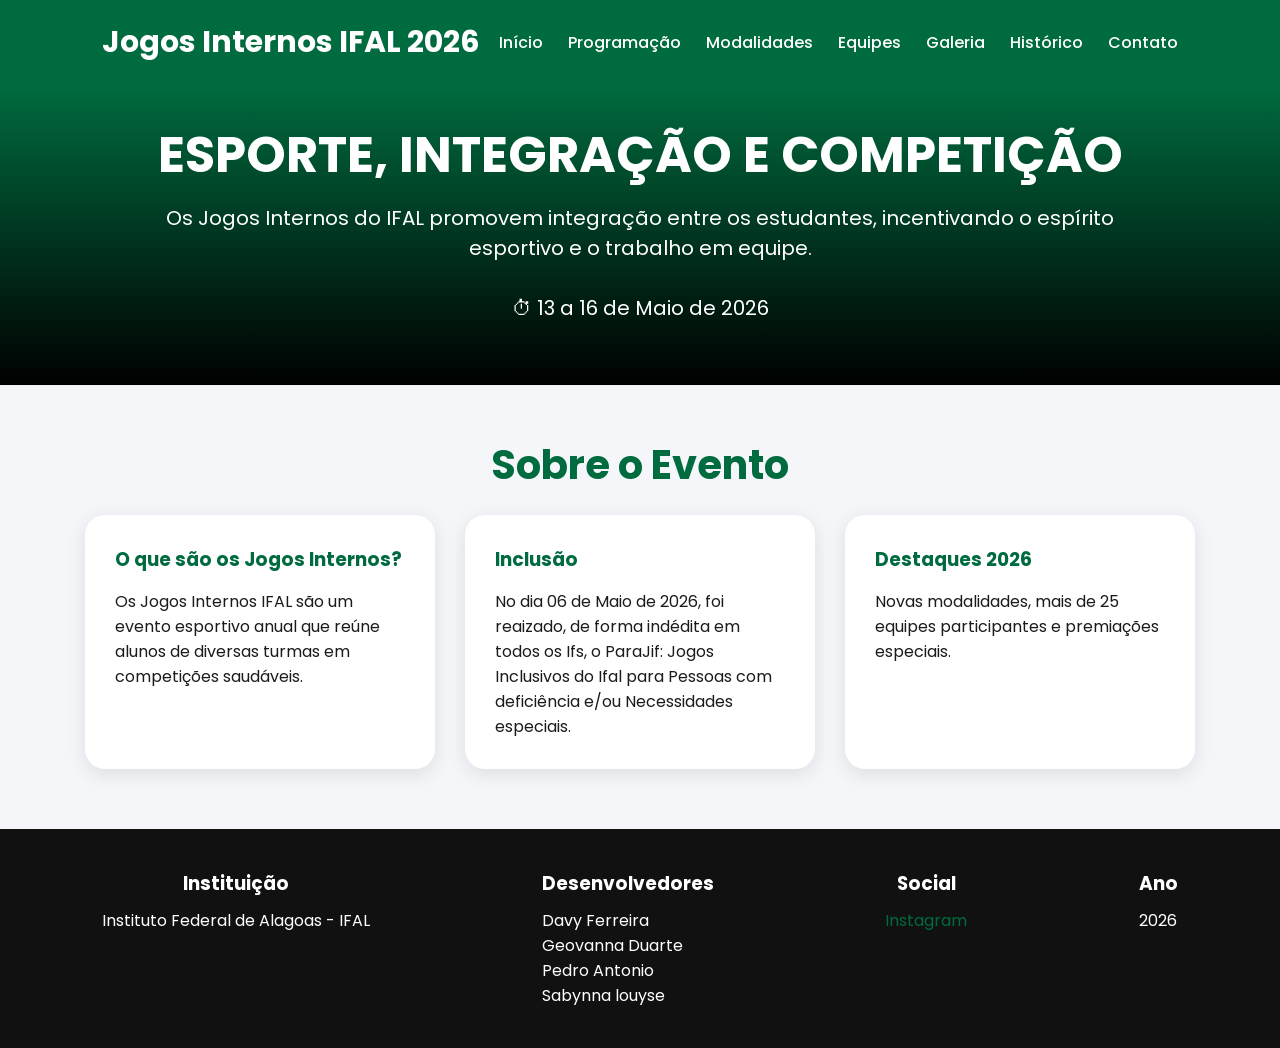
<file: index.html>
<!DOCTYPE html>
<html lang="pt-BR">
<head>
    <meta charset="UTF-8">
    <meta name="viewport" content="width=device-width, initial-scale=1.0">
    <title>Jogos Internos IFAL 2026</title>
    <link href="https://fonts.googleapis.com/css2?family=Poppins:wght@300;400;500;600;700&display=swap" rel="stylesheet">
    <link rel="stylesheet" href="css/style.css">
</head>
<body>

<header>
    <div class="logo">
        <h1>Jogos Internos IFAL 2026</h1>
    </div>

    <nav>
        <ul>
            <li><a href="index.html">Início</a></li>
            <li><a href="programacao.html">Programação</a></li>
            <li><a href="modalidades.html">Modalidades</a></li>
            <li><a href="equipes.html">Equipes</a></li>
            <li><a href="galeria.html">Galeria</a></li>
            <li><a href="historico.html">Histórico</a></li>
            <li><a href="contato.html">Contato</a></li>
        </ul>
    </nav>
</header>

<section class="hero">
    <div class="hero-content">
        <h2>ESPORTE, INTEGRAÇÃO E COMPETIÇÃO</h2>
        <p>
            Os Jogos Internos do IFAL promovem integração entre os estudantes,
            incentivando o espírito esportivo e o trabalho em equipe.
        </p>
        <p>⏱ 13 a 16 de Maio de 2026</p>
    </div>
</section>

<section class="section">
    <div class="section-title">
        <h2>Sobre o Evento</h2>
    </div>
    <div class="sobre-container">
        <div class="sobre-card">
            <h3>O que são os Jogos Internos?</h3>
            <p>
                Os Jogos Internos IFAL são um evento esportivo anual que reúne
                alunos de diversas turmas em competições saudáveis.
            </p>
        </div>
        <div class="sobre-card">
            <h3>Inclusão</h3>
            <p>
                No dia 06 de Maio de 2026, foi reaizado, de forma indédita em todos
                os Ifs, o ParaJif: Jogos Inclusivos do Ifal para Pessoas com deficiência
                e/ou Necessidades especiais.
            </p>
        </div>
        <div class="sobre-card">
            <h3>Destaques 2026</h3>
            <p>
                Novas modalidades, mais de 25 equipes participantes e premiações especiais.
            </p>
        </div>
    </div>
</section>

<footer>
    <div class="footer-content">
        <div>
            <h3>Instituição</h3>
            <p>Instituto Federal de Alagoas - IFAL</p>
        </div>
        <div>
            <h3>Desenvolvedores</h3>
            <p>Davy Ferreira</p>
            <p>Geovanna Duarte</p>
            <p>Pedro Antonio</p>
            <p>Sabynna louyse</p>
        </div>
        <div>
            <h3>Social</h3>
            <a href="instagram.com/ifal.arapiraca">Instagram</a>
        </div>
        <div>
            <h3>Ano</h3>
            <p>2026</p>
        </div>
    </div>
</footer>

</body>
</html>
</file>
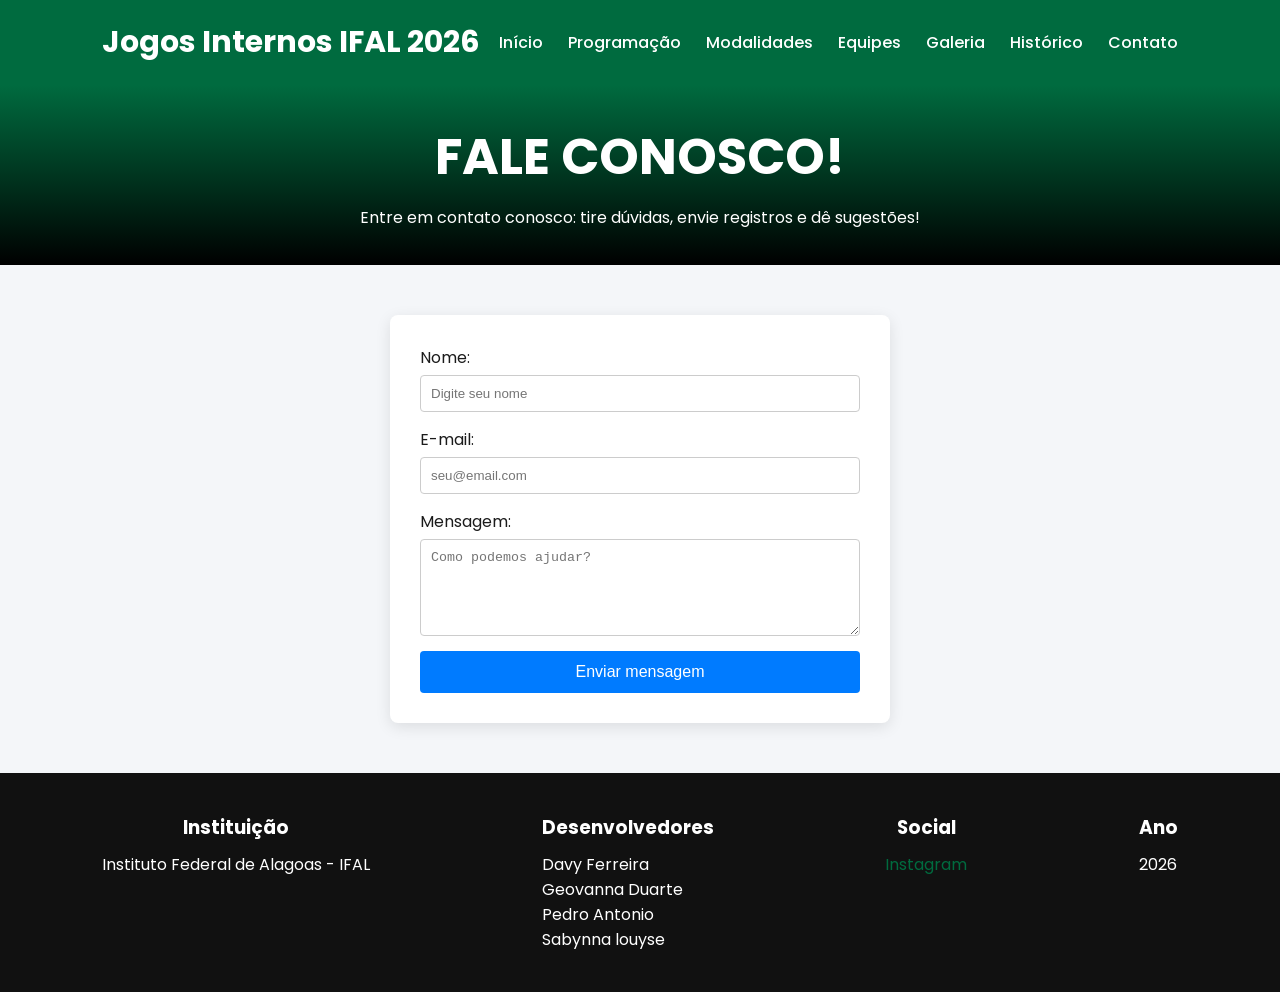
<file: contato.html>
<!DOCTYPE html>
<html lang="en">
<head>
    <meta charset="UTF-8">
    <meta name="viewport" content="width=device-width, initial-scale=1.0">
    <title>Contato Jifal</title>
    <link href="https://fonts.googleapis.com/css2?family=Poppins:wght@300;400;500;600;700&display=swap" rel="stylesheet">
    <link rel="stylesheet" href="css/style.css">
</head>
<body>

    <header>
        <div class="logo">
            <h1>Jogos Internos IFAL 2026</h1>
        </div>

        <nav>
            <ul>
                <li><a href="index.html">Início</a></li>
                <li><a href="programacao.html">Programação</a></li>
                <li><a href="modalidades.html">Modalidades</a></li>
                <li><a href="equipes.html">Equipes</a></li>
                <li><a href="galeria.html">Galeria</a></li>
                <li><a href="historico.html">Histórico</a></li>
                <li><a href="contato.html">Contato</a></li>
            </ul>
        </nav>
    </header>

    <section class="hero2">
        <div class="hero-content">
            <h2>FALE CONOSCO!</h2>
            <p>Entre em contato conosco: tire dúvidas, envie registros e dê sugestões!</p>
        </div>
    </section>

    <section class="contato-secao">
        <form class="formulario">

            <div class="campo-grupo">
                <label for="none">Nome:</label>
                <input type="text" id="nome" placeholder="Digite seu nome">
            </div>

            <div class="campo-grupo">
                <label for="email">E-mail:</label>
                <input type="email" id="email" placeholder="seu@email.com">
            </div>

            <div class="campo-grupo">
                <label for="msg">Mensagem:</label>
                <textarea id="msg" rows="5" placeholder="Como podemos ajudar?"></textarea>
            </div>

            <button type="submit">Enviar mensagem</button>
        </form>
    </section>

    <footer>
        <div class="footer-content">
            <div>
                <h3>Instituição</h3>
                <p>Instituto Federal de Alagoas - IFAL</p>
            </div>
            <div>
                <h3>Desenvolvedores</h3>
                <p>Davy Ferreira</p>
                <p>Geovanna Duarte</p>
                <p>Pedro Antonio</p>
                <p>Sabynna louyse</p>
            </div>
            <div>
                <h3>Social</h3>
                <a href="instagram.com/ifal.arapiraca">Instagram</a>
            </div>
            <div>
                <h3>Ano</h3>
                <p>2026</p>
            </div>
        </div>
    </footer>
</body>
</html>
</file>
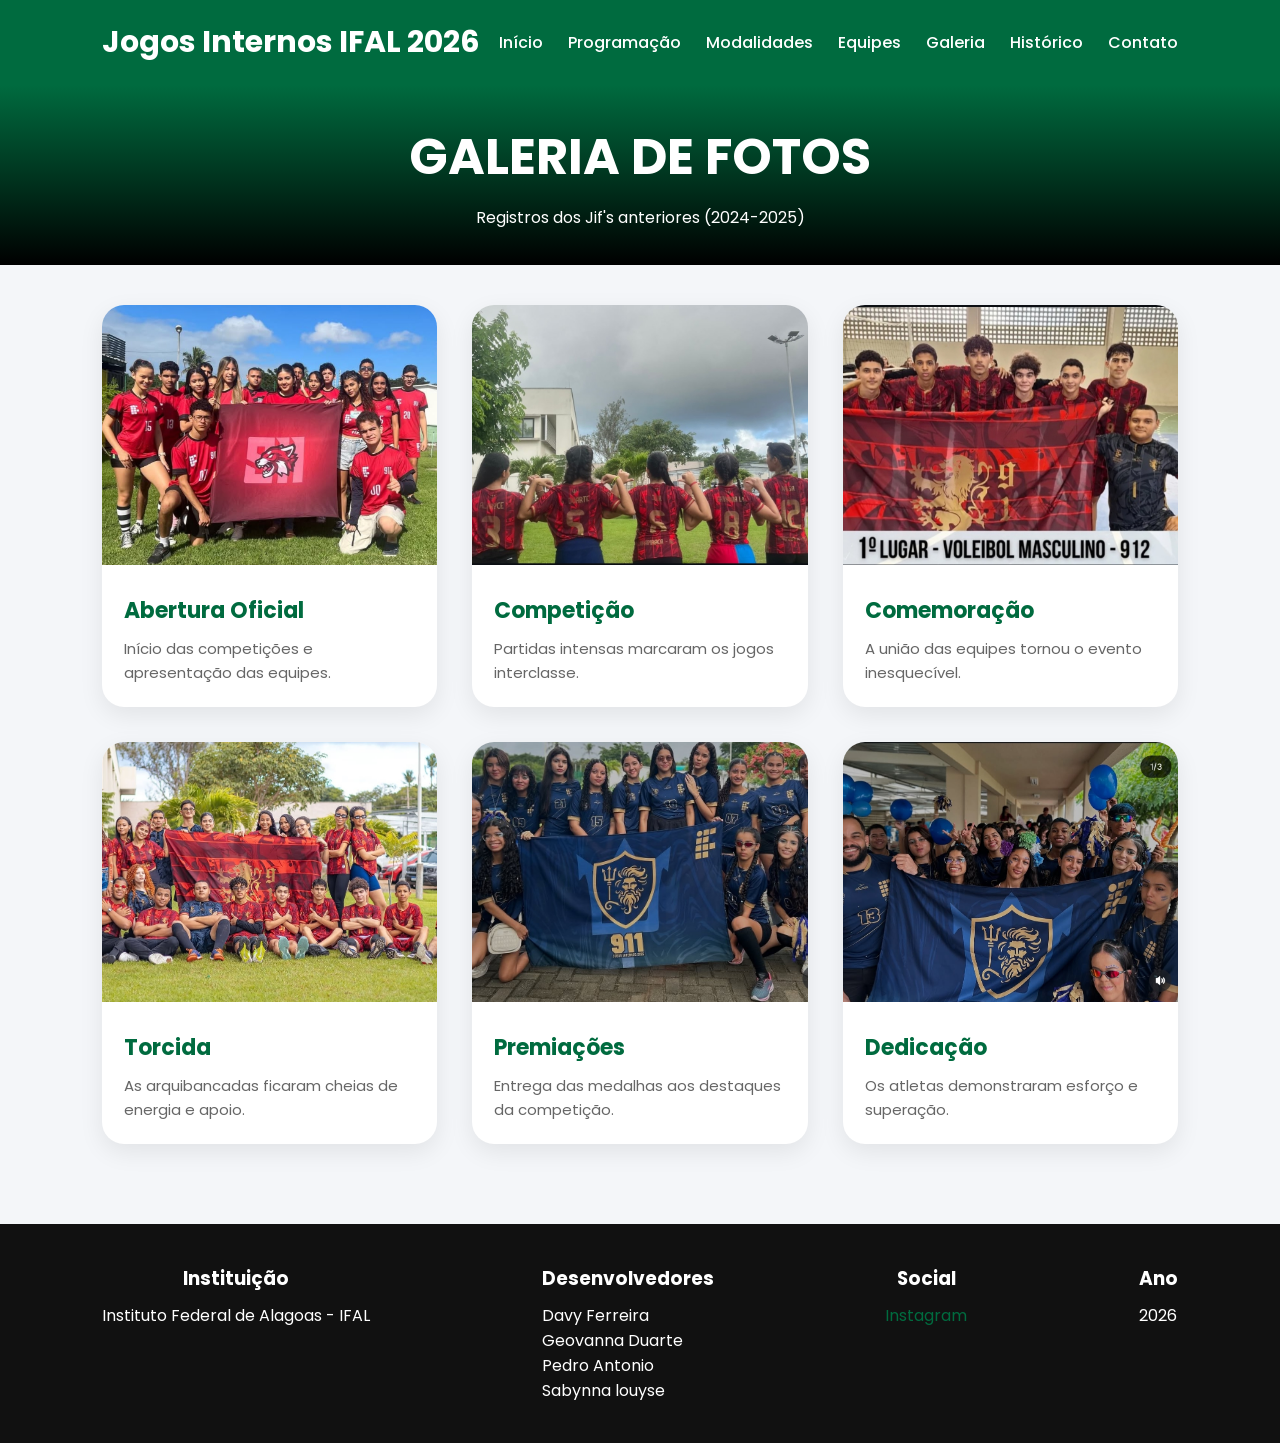
<file: galeria.html>
<!DOCTYPE html>
<html lang="en">
<head>
    <meta charset="UTF-8">
    <meta name="viewport" content="width=device-width, initial-scale=1.0">
    <title>Galeria Jifal</title>
    <link href="https://fonts.googleapis.com/css2?family=Poppins:wght@300;400;500;600;700&display=swap" rel="stylesheet">
    <link rel="stylesheet" href="css/style.css">
</head>
<body>
    
    <header>
        <div class="logo">
            <h1>Jogos Internos IFAL 2026</h1>
        </div>

        <nav>
            <ul>
                <li><a href="index.html">Início</a></li>
                <li><a href="programacao.html">Programação</a></li>
                <li><a href="modalidades.html">Modalidades</a></li>
                <li><a href="equipes.html">Equipes</a></li>
                <li><a href="galeria.html">Galeria</a></li>
                <li><a href="historico.html">Histórico</a></li>
                <li><a href="contato.html">Contato</a></li>
            </ul>
        </nav>
    </header>

    <section class="hero2">
        <div class="hero-content">
            <h2>GALERIA DE FOTOS</h2>
            <p>Registros dos Jif's anteriores (2024-2025)</p>
        </div>
    </section>
    
    <section class="galeria">

        <div class="foto">
            <img src="img/foto 5.jpg" alt="Abertura dos jogos">
            <div class="foto-info">
                <h3>Abertura Oficial</h3>
                <p>Início das competições e apresentação das equipes.</p>
            </div>
        </div>

        <div class="foto">
            <img src="img/foto2.jpg" alt="Partida esportiva">
            <div class="foto-info">
                <h3>Competição</h3>
                <p>Partidas intensas marcaram os jogos interclasse.</p>
            </div>
        </div>

        <div class="foto">
            <img src="img/foto3.jpg" alt="Equipe comemorando">
            <div class="foto-info">
                <h3>Comemoração</h3>
                <p>A união das equipes tornou o evento inesquecível.</p>
            </div>
        </div>

        <div class="foto">
            <img src="img/foto4.jpg" alt="Torcida">
            <div class="foto-info">
                <h3>Torcida</h3>
                <p>As arquibancadas ficaram cheias de energia e apoio.</p>
            </div>
        </div>

        <div class="foto">
            <img src="img/foto6.jpg" alt="Premiação">
            <div class="foto-info">
                <h3>Premiações</h3>
                <p>Entrega das medalhas aos destaques da competição.</p>
            </div>
        </div>

        <div class="foto">
            <img src="img/foto7.jpg" alt="Jogadores em quadra">
            <div class="foto-info">
                <h3>Dedicação</h3>
                <p>Os atletas demonstraram esforço e superação.</p>
            </div>
        </div>

    </section>

    <footer>
        <div class="footer-content">
            <div>
                <h3>Instituição</h3>
                <p>Instituto Federal de Alagoas - IFAL</p>
            </div>
            <div>
                <h3>Desenvolvedores</h3>
                <p>Davy Ferreira</p>
                <p>Geovanna Duarte</p>
                <p>Pedro Antonio</p>
                <p>Sabynna louyse</p>
            </div>
            <div>
                <h3>Social</h3>
                <a href="instagram.com/ifal.arapiraca">Instagram</a>
            </div>
            <div>
                <h3>Ano</h3>
                <p>2026</p>
            </div>
        </div>
    </footer>
</body>
</html>
</file>
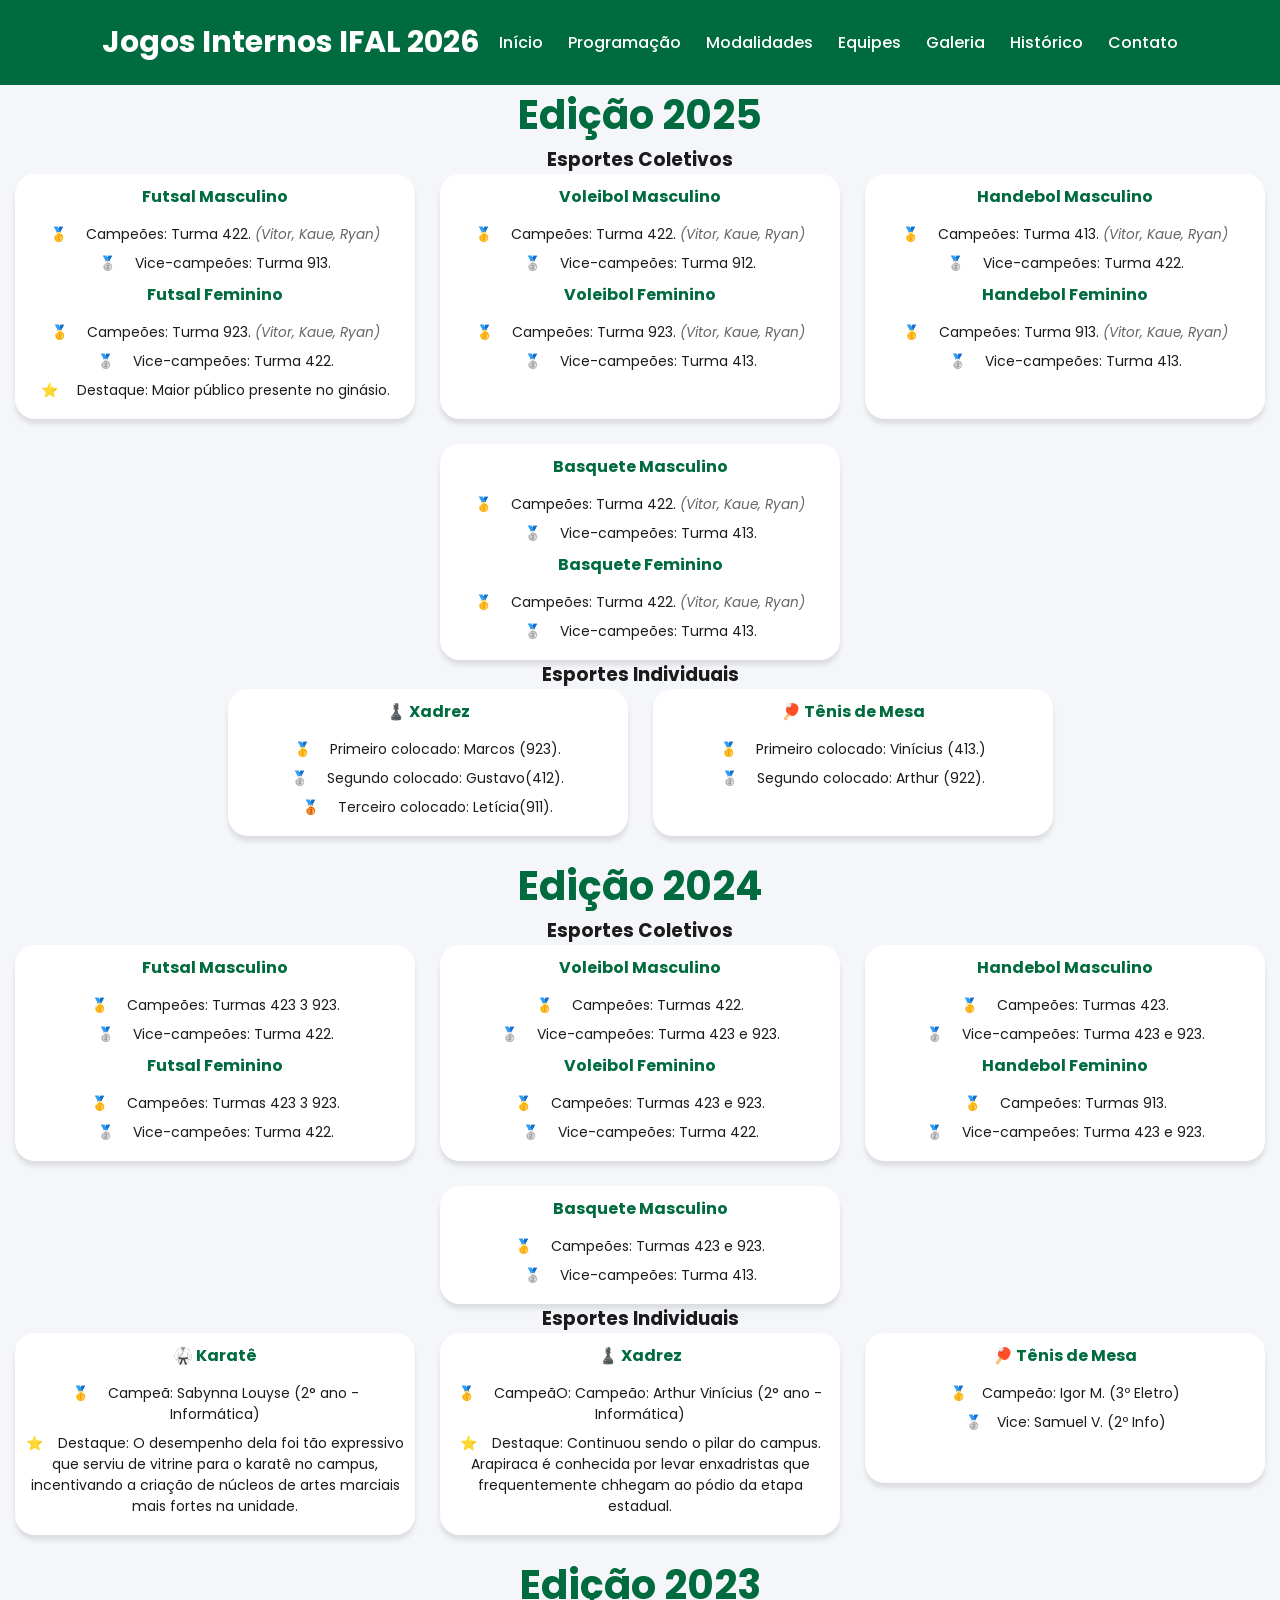
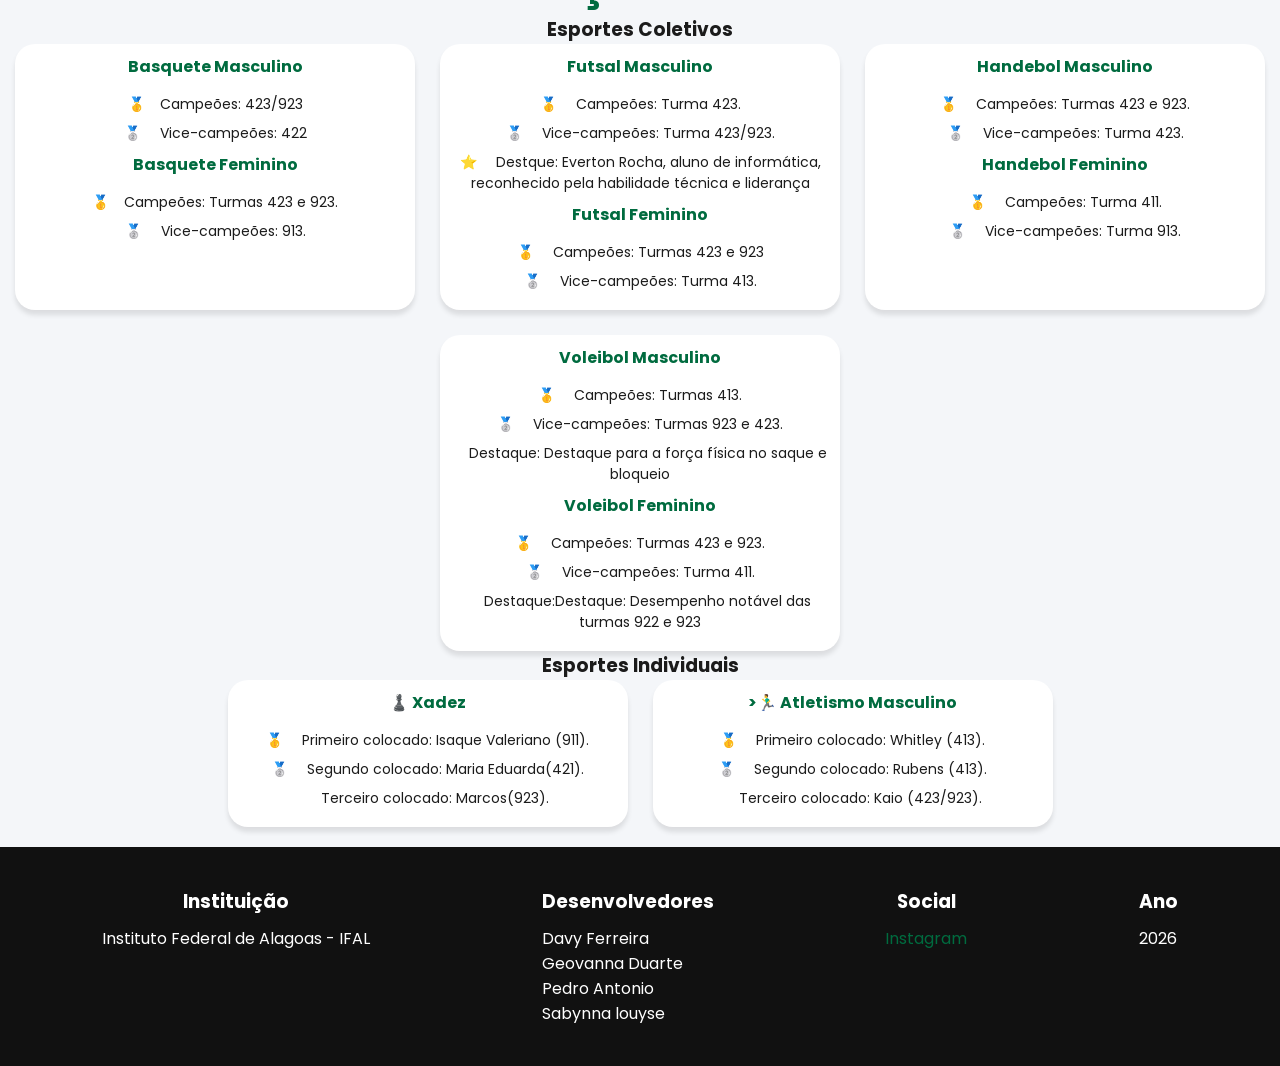
<file: historico.html>
<!DOCTYPE html>
<html lang="pt-BR">
<head>
    <meta charset="UTF-8">
    <meta name="viewport" content="width=device-width, initial-scale=1.0">
    <title>Histórico JIA - IFAL Arapiraca</title>
    <link href="https://fonts.googleapis.com/css2?family=Poppins:wght@300;400;500;600;700&display=swap" rel="stylesheet">
    <link rel="stylesheet" href="css/style.css">
</head>
<body>

    <header>
        <div class="logo">
            <h1>Jogos Internos IFAL 2026</h1>
        </div>

        <nav>
            <ul>
                <li><a href="index.html">Início</a></li>
                <li><a href="programacao.html">Programação</a></li>
                <li><a href="modalidades.html">Modalidades</a></li>
                <li><a href="equipes.html">Equipes</a></li>
                <li><a href="galeria.html">Galeria</a></li>
                <li><a href="historico.html">Histórico</a></li>
                <li><a href="contato.html">Contato</a></li>
            </ul>
        </nav>
    </header>

        <section class="section-title">
            <h2>Edição 2025</h2>
            <h3>Esportes Coletivos</h3>
            <div class="cards-container">
                <div class="card-modalidade">
                    <div class="card-conteudo">
                        <h3>Futsal Masculino</h3>
                        <ul>
                            <li medalha="🥇"> Campeões: Turma 422. <span class="jogadores">(Vitor, Kaue, Ryan)</span></li>
                            <li medalha="🥈"> Vice-campeões: Turma 913.</li>
                        </ul>

                        <h3>Futsal Feminino</h3>
                        <ul>
                            <li medalha="🥇"> Campeões: Turma 923. <span class="jogadores">(Vitor, Kaue, Ryan)</span></li>
                            <li medalha="🥈"> Vice-campeões: Turma 422.</li>
                            <li medalha="⭐"> Destaque: Maior público presente no ginásio.</li>
                        </ul>
                    </div>
                </div>

                <div class="card-modalidade">
                    <div class="card-conteudo">
                        <h3>Voleibol Masculino</h3>
                        <ul>
                            <li medalha="🥇"> Campeões: Turma 422. <span class="jogadores">(Vitor, Kaue, Ryan)</span></li>
                            <li medalha="🥈"> Vice-campeões: Turma 912.</li>
                        </ul>

                        <h3>Voleibol Feminino</h3>
                        <ul>
                            <li medalha="🥇"> Campeões: Turma 923. <span class="jogadores">(Vitor, Kaue, Ryan)</span></li>
                            <li medalha="🥈"> Vice-campeões: Turma 413.</li>
                        </ul>
                    </div>
                </div>

                <div class="card-modalidade">
                    <div class="card-conteudo">
                        <h3>Handebol Masculino</h3>
                        <ul>
                            <li medalha="🥇"> Campeões: Turma 413. <span class="jogadores">(Vitor, Kaue, Ryan)</span></li>
                            <li medalha="🥈"> Vice-campeões: Turma 422.</li>
                        </ul>

                        <h3>Handebol Feminino</h3>
                        <ul>
                            <li medalha="🥇"> Campeões: Turma 913. <span class="jogadores">(Vitor, Kaue, Ryan)</span></li>
                            <li medalha="🥈"> Vice-campeões: Turma 413.</li>
                        </ul>
                    </div>
                </div>

                <div class="card-modalidade">
                    <div class="card-conteudo">
                        <h3>Basquete Masculino</h3>
                        <ul>
                            <li medalha="🥇"> Campeões: Turma 422. <span class="jogadores">(Vitor, Kaue, Ryan)</span></li>
                            <li medalha="🥈"> Vice-campeões: Turma 413.</li>
                        </ul>

                        <h3>Basquete Feminino</h3>
                        <ul>
                            <li medalha="🥇"> Campeões: Turma 422. <span class="jogadores">(Vitor, Kaue, Ryan)</span></li>
                            <li medalha="🥈"> Vice-campeões: Turma 413.</li>
                        </ul>
                    </div>
                </div>

            </div>

            <h3>Esportes Individuais</h3>
            <div class="cards-container">
                <div class="card-modalidade">
                    <div class="card-conteudo">
                        <h3>♟️ Xadrez</h3>
                        <ul>
                            <li medalha="🥇"> Primeiro colocado: Marcos (923).
                            <li medalha="🥈"> Segundo colocado: Gustavo(412).</li>
                            <li medalha="🥉"> Terceiro colocado: Letícia(911).</li>
                        </ul>
                    </div>
                </div>

                <div class="card-modalidade">
                     <div class="card-conteudo">
                         <h3>🏓 Tênis de Mesa</h3>
                         <ul>
                            <li medalha="🥇"> Primeiro colocado: Vinícius (413.)
                            <li medalha="🥈"> Segundo colocado: Arthur (922).</li>
                         </ul>
                    </div>
                </div>
            </div>
        </section>


        <section class="section-title">
            <h2>Edição 2024</h2>
            <h3>Esportes Coletivos</h3>
            <div class="cards-container">
                <div class="card-modalidade">
                    <div class="card-conteudo">
                        <h3>Futsal Masculino</h3>
                        <ul>
                            <li medalha="🥇"> Campeões: Turmas 423 3 923.</li>
                            <li medalha="🥈"> Vice-campeões: Turma 422.</li>
                         </ul>
                               
                        <h3>Futsal Feminino</h3>      
                        <ul>
                            <li medalha="🥇"> Campeões: Turmas 423 3 923.</li>
                            <li medalha="🥈"> Vice-campeões: Turma 422.</li>
                         </ul> 
                    </div>
                </div>  

                <div class="card-modalidade">
                    <div class="card-conteudo">
                        <h3>Voleibol Masculino</h3>
                        <ul>
                            <li medalha="🥇"> Campeões: Turmas 422.</li>
                            <li medalha="🥈"> Vice-campeões: Turma 423 e 923.</li>
                         </ul>         
                        
                        <h3>Voleibol Feminino</h3>
                        <ul>
                            <li medalha="🥇"> Campeões: Turmas 423 e 923.</li>
                            <li medalha="🥈"> Vice-campeões: Turma 422.</li>
                         </ul> 
                    </div>
                </div>

                <div class="card-modalidade">
                    <div class="card-conteudo">
                         <h3>Handebol Masculino</h3>
                         <ul>
                            <li medalha="🥇"> Campeões: Turmas 423.</li>
                            <li medalha="🥈"> Vice-campeões: Turma 423 e 923.</li>
                         </ul>

                         <h3>Handebol Feminino</h3>
                         <ul>
                            <li medalha="🥇"> Campeões: Turmas 913.</li>
                            <li medalha="🥈"> Vice-campeões: Turma 423 e 923.</li>
                         </ul>
                    </div>
                </div>

                <div class="card-modalidade">
                    <div class="card-conteudo">
                        <h3>Basquete Masculino</h3>
                         <ul>
                            <li medalha="🥇"> Campeões: Turmas 423 e 923.</li>
                            <li medalha="🥈"> Vice-campeões: Turma 413.</li>
                         </ul>

                    </div>
                </div>
            </div>

                <h3>Esportes Individuais</h3>
                <div class="cards-container">
                    <div class="card-modalidade">
                        <div class="card-conteudo">
                            <h3>🥋 Karatê</h3>
                                <ul>
                                    <li medalha="🥇"> Campeã: Sabynna Louyse (2° ano - Informática)</li>
                                    <li medalha="⭐">Destaque: O desempenho dela foi tão expressivo que serviu de vitrine para o karatê no campus, incentivando a criação de núcleos de artes marciais mais fortes na unidade.</li>
                                </ul>
                        </div>
                    </div>

                    <div class="card-modalidade">
                        <div class="card-conteudo">
                            <h3>♟️ Xadrez</h3>
                                <ul>
                                    <li medalha="🥇"> CampeãO: Campeão: Arthur Vinícius (2° ano - Informática)</li>
                                    <li medalha="⭐">Destaque: Continuou sendo o pilar do campus. Arapiraca é conhecida por levar enxadristas que frequentemente chhegam ao pódio da etapa estadual.</li>
                                </ul>
                        </div>
                    </div>

                    <div class="card-modalidade_67">
                        <div class="card-conteudo">
                            <h3>🏓 Tênis de Mesa</h3>
                            <ul>
                                <li medalha="🥇">Campeão: Igor M. (3º Eletro)</li>
                                <li medalha="🥈">Vice: Samuel V. (2º Info)</li>
                            </ul>  
                        </div>
                    </div>
                </div>
        </section>

        <section class="section-title">
            <h2>Edição 2023</h2>
            <h3>Esportes Coletivos</h3>
            <div class="cards-container">
                <div class="card-modalidade">
                    <div class="card-conteudo">
                        <h3>Basquete Masculino</h3>
                            <ul>
                                <li medalha="🥇">Campeões: 423/923</li>
                                <li medalha="🥈"> Vice-campeões: 422</li>
                            </ul>  
                    
                        <h3>Basquete Feminino</h3>
                        <ul>
                            <li medalha="🥇">Campeões: Turmas 423 e 923.</li>
                            <li medalha="🥈"> Vice-campeões: 913.</li>
                        </ul>  
                    </div>
                </div>

                <div class="card-modalidade">
                    <div class="card-conteudo">
                        <h3>Futsal Masculino</h3>
                            <ul>
                                <li medalha="🥇"> Campeões: Turma 423.</li>
                                <li medalha="🥈"> Vice-campeões: Turma 423/923.</li>
                                <li medalha="⭐"> Destque: Everton Rocha, aluno de informática, reconhecido pela habilidade técnica e liderança</li>
                            </ul>  
                    
                        <h3>Futsal Feminino</h3>
                        <ul>
                            <li medalha="🥇">  Campeões: Turmas 423 e 923</li>
                            <li medalha="🥈"> Vice-campeões: Turma 413.</li>
                        </ul>  
                    </div>
                </div>

                <div class="card-modalidade">
                    <div class="card-conteudo">
                        <h3>Handebol Masculino</h3>
                            <ul>
                                <li medalha="🥇"> Campeões: Turmas 423 e 923.</li>
                                <li medalha="🥈"> Vice-campeões: Turma 423.</li>
                            </ul>  
                    
                        <h3>Handebol Feminino</h3>
                        <ul>
                            <li medalha="🥇">  Campeões: Turma 411.</li>
                            <li medalha="🥈"> Vice-campeões: Turma 913.</li>
                        </ul>  
                    </div>
                </div>

                <div class="card-modalidade">
                    <div class="card-conteudo">
                        <h3>Voleibol Masculino</h3>
                            <ul>
                                <li medalha="🥇"> Campeões: Turmas 413.</li>
                                <li medalha="🥈"> Vice-campeões: Turmas 923 e 423.</li>
                                <li medalhas="⭐">Destaque: Destaque para a força física no saque e bloqueio</li>
                            </ul>  
                    
                        <h3>Voleibol Feminino</h3>
                        <ul>
                            <li medalha="🥇"> Campeões: Turmas 423 e 923.</li>
                            <li medalha="🥈"> Vice-campeões: Turma 411.</li>
                             <li medalhas="⭐">Destaque:Destaque: Desempenho notável das turmas 922 e 923</li>
                        </ul>  
                        </ul>  
                    </div>
                </div>
            </div>
        
            <h3>Esportes Individuais</h3>
             <div class="cards-container">
                <div class="card-modalidade">
                    <div class="card-conteudo">
                        <h3>♟️ Xadez</h3>
                        <ul>
                            <li medalha="🥇">  Primeiro colocado: Isaque Valeriano (911).</li>
                            <li medalha="🥈"> Segundo colocado: Maria Eduarda(421).</li>
                             <li medalhas="🥉">Terceiro colocado: Marcos(923).</li>
                        </ul>  
                    </div>
                </div>

                <div class="card-modalidade">
                    <div class="card-conteudo">
                        <h3>>🏃‍♂️ Atletismo Masculino</h3>
                        <ul>
                            <li medalha="🥇"> Primeiro colocado: Whitley (413).</li>
                            <li medalha="🥈"> Segundo colocado: Rubens (413).</li>
                             <li medalhas="🥉"> Terceiro colocado: Kaio (423/923).</li>
                        </ul>  
                    </div>
                </div>
            </div>
        </section>

    <footer>
        <div class="footer-content">
            <div>
                <h3>Instituição</h3>
                <p>Instituto Federal de Alagoas - IFAL</p>
            </div>
            <div>
                <h3>Desenvolvedores</h3>
                <p>Davy Ferreira</p>
                <p>Geovanna Duarte</p>
                <p>Pedro Antonio</p>
                <p>Sabynna louyse</p>
            </div>
            <div>
                <h3>Social</h3>
                <a href="instagram.com/ifal.arapiraca">Instagram</a>
            </div>
            <div>
                <h3>Ano</h3>
                <p>2026</p>
            </div>
        </div>
    </footer>
</body>
</html>
</file>
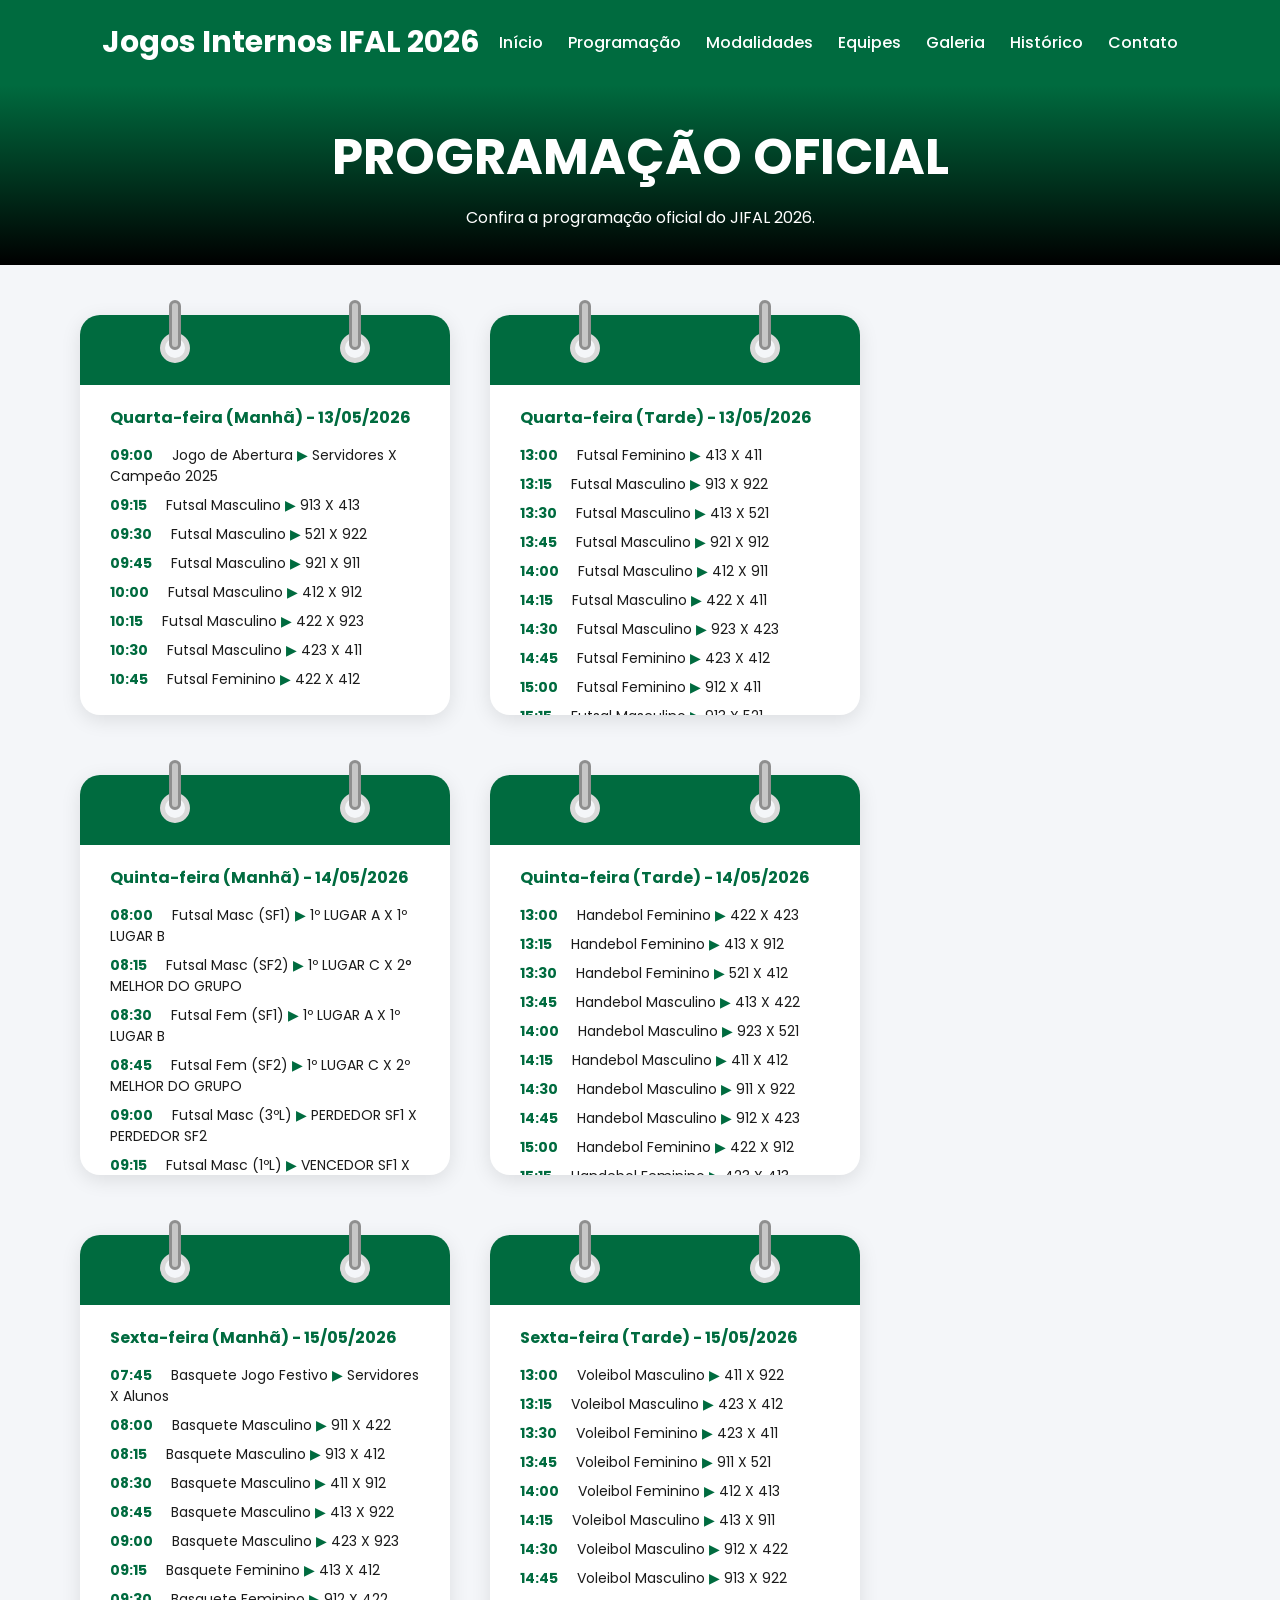
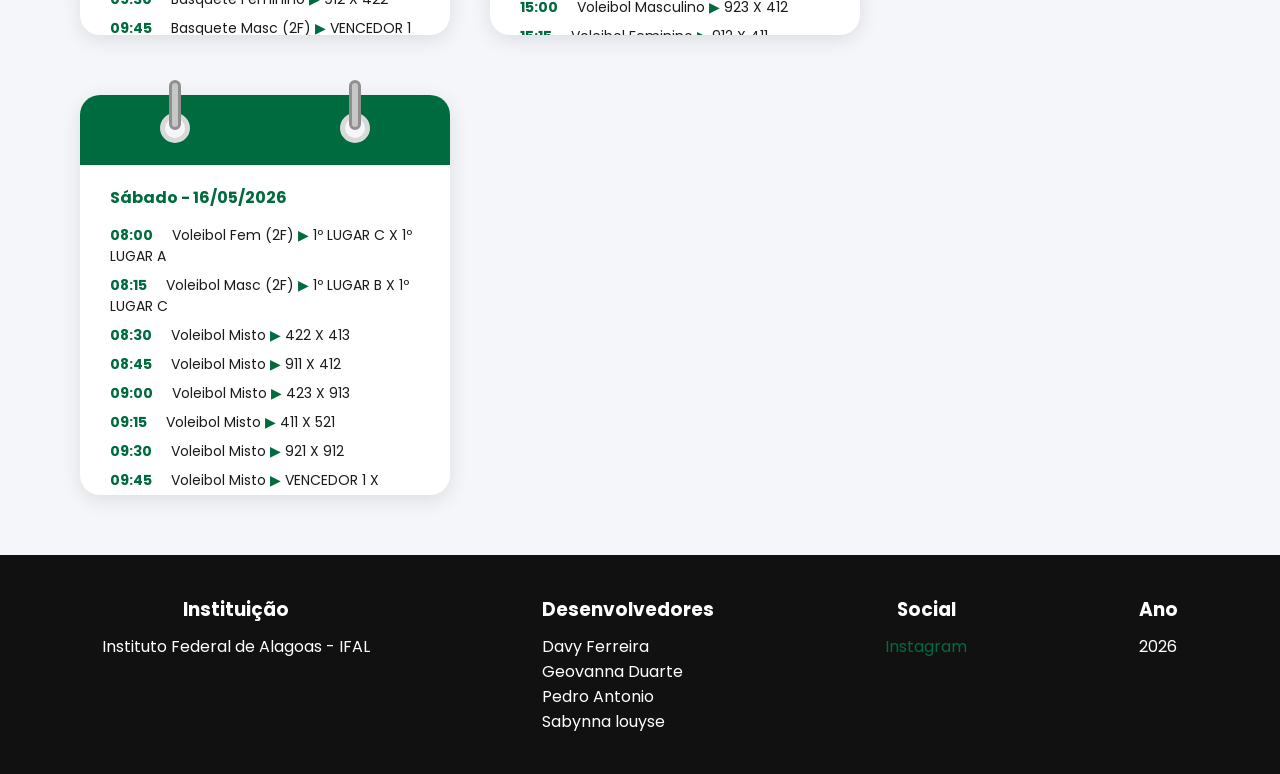
<file: programacao.html>
<!DOCTYPE html>
<html lang="pt-BR">
<head>
    <meta charset="UTF-8">
    <meta name="viewport" content="width=device-width, initial-scale=1.0">
    <title>Programação - JIFAL26</title>
    <link href="https://fonts.googleapis.com/css2?family=Poppins:wght@300;400;500;600;700&display=swap" rel="stylesheet">
    <link rel="stylesheet" href="css/style.css">
</head>
<body>

<header>
    <div class="logo">
        <h1>Jogos Internos IFAL 2026</h1>
    </div>

    <nav>
        <ul>
            <li><a href="index.html">Início</a></li>
            <li><a href="programacao.html">Programação</a></li>
            <li><a href="modalidades.html">Modalidades</a></li>
            <li><a href="equipes.html">Equipes</a></li>
            <li><a href="galeria.html">Galeria</a></li>
            <li><a href="historico.html">Histórico</a></li>
            <li><a href="contato.html">Contato</a></li>
        </ul>
    </nav>
</header>

<section class="hero2">
    <div class="hero-content">
        <h2>PROGRAMAÇÃO OFICIAL</h2>
        <p>
            Confira a programação oficial do JIFAL 2026.
        </p>
    </div>
</section>

<section class="section">
    <div class="agenda-container">
        <div class="agenda-wrapper">
            <div class="arame left2"></div>
            <div class="arame right2"></div>

            <div class="agenda-card">
                <div class="argola left"></div>
                <div class="argola right"></div>
                <div class="agenda-topo"></div>

                <div class="agenda-conteudo">
                    <h3>Quarta-feira (Manhã) - 13/05/2026</h3>
                    <ul>
                        <li data-hora="09:00">
                            Jogo de Abertura
                            <span class="verde">▶</span> 
                            Servidores X Campeão 2025
                        </li>
                        <li data-hora="09:15">
                            Futsal Masculino
                            <span class="verde">▶</span> 
                            913 X 413
                        </li>
                        <li data-hora="09:30">
                            Futsal Masculino
                            <span class="verde">▶</span> 
                            521 X 922
                        </li>
                        <li data-hora="09:45">
                            Futsal Masculino
                            <span class="verde">▶</span> 
                            921 X 911
                        </li>
                        <li data-hora="10:00">
                            Futsal Masculino
                            <span class="verde">▶</span> 
                            412 X 912
                        </li>
                        <li data-hora="10:15">
                            Futsal Masculino
                            <span class="verde">▶</span> 
                            422 X 923
                        </li>
                        <li data-hora="10:30">
                            Futsal Masculino
                            <span class="verde">▶</span>
                            423 X 411
                        </li>
                        <li data-hora="10:45">
                            Futsal Feminino
                            <span class="verde">▶</span>
                            422 X 412
                        </li>
                    </ul>
                </div>
            </div>
        </div>

        <div class="agenda-wrapper">
            <div class="arame left2"></div>
            <div class="arame right2"></div>

            <div class="agenda-card">
                <div class="argola left"></div>
                <div class="argola right"></div>
                <div class="agenda-topo"></div>

                <div class="agenda-conteudo">
                    <h3>Quarta-feira (Tarde) - 13/05/2026</h3>
                    <ul>
                        <li data-hora="13:00">
                            Futsal Feminino
                            <span class="verde">▶</span>
                            413 X 411
                        </li>
                        <li data-hora="13:15">
                            Futsal Masculino
                            <span class="verde">▶</span>
                            913 X 922
                        </li>
                        <li data-hora="13:30">
                            Futsal Masculino
                            <span class="verde">▶</span>
                            413 X 521
                        </li>
                        <li data-hora="13:45">
                            Futsal Masculino
                            <span class="verde">▶</span>
                            921 X 912
                        </li>
                        <li data-hora="14:00">
                            Futsal Masculino
                            <span class="verde">▶</span>
                            412 X 911
                        </li>
                        <li data-hora="14:15">
                            Futsal Masculino
                            <span class="verde">▶</span>
                            422 X 411
                        </li>
                        <li data-hora="14:30">
                            Futsal Masculino
                            <span class="verde">▶</span>
                            923 X 423
                        </li>
                        <li data-hora="14:45">
                            Futsal Feminino
                            <span class="verde">▶</span>
                            423 X 412
                        </li>
                        <li data-hora="15:00">
                            Futsal Feminino
                            <span class="verde">▶</span>
                            912 X 411
                        </li>
                        <li data-hora="15:15">
                            Futsal Masculino
                            <span class="verde">▶</span>
                            913 X 521
                        </li>
                        <li data-hora="15:30">
                            Futsal Masculino
                            <span class="verde">▶</span>
                            922 X 413
                        </li>
                        <li data-hora="15:45">
                            Futsal Masculino
                            <span class="verde">▶</span>
                            921 X 412
                        </li>
                        <li data-hora="16:00">
                            Futsal Masculino
                            <span class="verde">▶</span>
                            912 X 911
                        </li>
                        <li data-hora="16:15">
                            Futsal Masculino
                            <span class="verde">▶</span>
                            422 X 423
                        </li>
                        <li data-hora="16:30">
                            Futsal Masculino
                            <span class="verde">▶</span>
                            411 X 923
                        </li>
                        <li data-hora="16:45">
                            Futsal Feminino
                            <span class="verde">▶</span>
                            423 X 422
                        </li>
                        <li data-hora="17:00">
                            Futsal Feminino
                            <span class="verde">▶</span>
                            912 X 413
                        </li>
                    </ul>
                </div>
            </div>
        </div>

        <div class="agenda-wrapper">
            <div class="arame left2"></div>
            <div class="arame right2"></div>

            <div class="agenda-card">
                <div class="argola left"></div>
                <div class="argola right"></div>
                <div class="agenda-topo"></div>

                <div class="agenda-conteudo">
                    <h3>Quinta-feira (Manhã) - 14/05/2026</h3>
                    <ul>
                        <li data-hora="08:00">
                            Futsal Masc (SF1)
                            <span class="verde">▶</span>
                            1º LUGAR A X 1º LUGAR B
                        </li>
                        <li data-hora="08:15">
                            Futsal Masc (SF2)
                            <span class="verde">▶</span>
                            1º LUGAR C X 2° MELHOR DO GRUPO
                        </li>
                        <li data-hora="08:30">
                            Futsal Fem (SF1)
                            <span class="verde">▶</span>
                            1º LUGAR A X 1º LUGAR B
                        </li>
                        <li data-hora="08:45">
                            Futsal Fem (SF2)
                            <span class="verde">▶</span>
                            1º LUGAR C X 2º MELHOR DO GRUPO
                        </li>
                        <li data-hora="09:00">
                            Futsal Masc (3ºL)
                            <span class="verde">▶</span>
                            PERDEDOR SF1 X PERDEDOR SF2
                        </li>
                        <li data-hora="09:15">
                            Futsal Masc (1ºL)
                            <span class="verde">▶</span>
                            VENCEDOR SF1 X VENCEDOR SF2
                        </li>
                        <li data-hora="09:30">
                            Futsal Fem (3ºL)
                            <span class="verde">▶</span>
                            PERDEDOR SF1 X PERDEDOR SF2
                        </li>
                        <li data-hora="09:45">
                            Futsal Fem (1ºL)
                            <span class="verde">▶</span>
                            VENCEDOR SF1 X VENCEDOR SF2
                        </li>
                        <li data-hora="10:00">
                            Handebol Masculino
                            <span class="verde">▶</span>
                            521 X 911
                        </li>
                        <li data-hora="10:15">
                            Handebol Masculino
                            <span class="verde">▶</span>
                            411 X 412
                        </li>
                        <li data-hora="10:30">
                            Handebol Masculino
                            <span class="verde">▶</span>
                            922 X 423
                        </li>
                        <li data-hora="10:45">
                            Handebol Masculino
                            <span class="verde">▶</span>
                            913 X 423
                        </li>
                        <li data-hora="11:00">
                            Handebol Masculino
                            <span class="verde">▶</span>
                            422 X A Definir
                        </li>
                    </ul>
                </div>
            </div>
        </div>

        <div class="agenda-wrapper">
            <div class="arame left2"></div>
            <div class="arame right2"></div>

            <div class="agenda-card">
                <div class="argola left"></div>
                <div class="argola right"></div>
                <div class="agenda-topo"></div>

                <div class="agenda-conteudo">
                    <h3>Quinta-feira (Tarde) - 14/05/2026</h3>
                    <ul>
                        <li data-hora="13:00">
                            Handebol Feminino
                            <span class="verde">▶</span>
                            422 X 423
                        </li>
                        <li data-hora="13:15">
                            Handebol Feminino
                            <span class="verde">▶</span>
                            413 X 912
                        </li>
                        <li data-hora="13:30">
                            Handebol Feminino
                            <span class="verde">▶</span>
                            521 X 412
                        </li>
                        <li data-hora="13:45">
                            Handebol Masculino
                            <span class="verde">▶</span>
                            413 X 422
                        </li>
                        <li data-hora="14:00">
                            Handebol Masculino
                            <span class="verde">▶</span>
                            923 X 521
                        </li>
                        <li data-hora="14:15">
                            Handebol Masculino
                            <span class="verde">▶</span>
                            411 X 412
                        </li>
                        <li data-hora="14:30">
                            Handebol Masculino
                            <span class="verde">▶</span>
                            911 X 922
                        </li>
                        <li data-hora="14:45">
                            Handebol Masculino
                            <span class="verde">▶</span>
                            912 X 423
                        </li>
                        <li data-hora="15:00">
                            Handebol Feminino
                            <span class="verde">▶</span>
                            422 X 912
                        </li>
                        <li data-hora="15:15">
                            Handebol Feminino
                            <span class="verde">▶</span>
                            423 X 413
                        </li>
                        <li data-hora="15:30">
                            Handebol Feminino
                            <span class="verde">▶</span>
                            411 X 412
                        </li>
                        <li data-hora="15:45">
                            Handebol Masculino
                            <span class="verde">▶</span>
                            413 X 521
                        </li>
                        <li data-hora="16:00">
                            Handebol Masculino
                            <span class="verde">▶</span>
                            422 X 923
                        </li>
                        <li data-hora="16:15">
                            Handebol Masculino
                            <span class="verde">▶</span>
                            411 X 922
                        </li>
                        <li data-hora="16:30">
                            Handebol Masculino
                            <span class="verde">▶</span>
                            412 X 911
                        </li>
                        <li data-hora="16:45">
                            Handebol Masculino
                            <span class="verde">▶</span>
                            912 X 913
                        </li>
                        <li data-hora="17:00">
                            Handebol Feminino
                            <span class="verde">▶</span>
                            422 X 413
                        </li>
                        <li data-hora="17:15">
                            Handebol Feminino
                            <span class="verde">▶</span>
                            912 X 423
                        </li>
                        <li data-hora="17:30">
                            Handebol Feminino
                            <span class="verde">▶</span>
                            411 X 521
                        </li>
                        <li data-hora="17:45">
                            Handebol Masc (2F)
                            <span class="verde">▶</span>
                            1°A X 1°B
                        </li>
                        <li data-hora="18:00">
                            Handebol Fem (3ºL)
                            <span class="verde">▶</span>
                            2º LUGAR A X 2º LUGAR B
                        </li>
                        <li data-hora="18:15">
                            Handebol Masc (2F)
                            <span class="verde">▶</span>
                            1°C X 1°A
                        </li>
                        <li data-hora="18:30">
                            Handebol Fem (1ºL)
                            <span class="verde">▶</span>
                            1º LUGAR A X 1º LUGAR B
                        </li>
                        <li data-hora="18:45">
                            Handebol Masc (2F)
                            <span class="verde">▶</span>
                            1°B X 1°C
                        </li>
                    </ul>
                </div>
            </div>
        </div>

        <div class="agenda-wrapper">
            <div class="arame left2"></div>
            <div class="arame right2"></div>

            <div class="agenda-card">
                <div class="argola left"></div>
                <div class="argola right"></div>
                <div class="agenda-topo"></div>

                <div class="agenda-conteudo">
                    <h3>Sexta-feira (Manhã) - 15/05/2026</h3>
                    <ul>
                        <li data-hora="07:45">
                            Basquete Jogo Festivo
                            <span class="verde">▶</span>
                            Servidores X Alunos
                        </li>
                        <li data-hora="08:00">
                            Basquete Masculino
                            <span class="verde">▶</span>
                            911 X 422
                        </li>
                        <li data-hora="08:15">
                            Basquete Masculino
                            <span class="verde">▶</span>
                            913 X 412
                        </li>
                        <li data-hora="08:30">
                            Basquete Masculino
                            <span class="verde">▶</span>
                            411 X 912
                        </li>
                        <li data-hora="08:45">
                            Basquete Masculino
                            <span class="verde">▶</span>
                            413 X 922
                        </li>
                        <li data-hora="09:00">
                            Basquete Masculino
                            <span class="verde">▶</span>
                            423 X 923
                        </li>
                        <li data-hora="09:15">
                            Basquete Feminino
                            <span class="verde">▶</span>
                            413 X 412
                        </li>
                        <li data-hora="09:30">
                            Basquete Feminino
                            <span class="verde">▶</span>
                            912 X 422
                        </li>
                        <li data-hora="09:45">
                            Basquete Masc (2F)
                            <span class="verde">▶</span>
                            VENCEDOR 1 X VENCEDOR 2
                        </li>
                        <li data-hora="10:00">
                            Basquete Masc (2F)
                            <span class="verde">▶</span>
                            VENCEDOR 3 X VENCEDOR 4
                        </li>
                        <li data-hora="10:15">
                            Basquete Masc (3F)
                            <span class="verde">▶</span>
                            VENCEDOR 5 X VENCEDOR 6
                        </li>
                        <li data-hora="10:30">
                            Basquete Fem (2F)
                            <span class="verde">▶</span>
                            423 X VENCEDOR 1
                        </li>
                        <li data-hora="10:45">
                            Basquete Masc (3F)
                            <span class="verde">▶</span>
                            VENCEDOR 7 X VENCEDOR 5
                        </li>
                        <li data-hora="11:00">
                            Basquete Fem (2F)
                            <span class="verde">▶</span>
                            VENCEDOR 2 X 423
                        </li>
                        <li data-hora="11:15">
                            Basquete Masc (3F)
                            <span class="verde">▶</span>
                            VENCEDOR 6 X VENCEDOR 7
                        </li>
                        <li data-hora="11:30">
                            Basquete Fem (2F)
                            <span class="verde">▶</span>
                            VENCEDOR 1 X VENCEDOR 2
                        </li>
                        <li data-hora="11:45">
                            Tênis de Mesa Masc
                            <span class="verde">▶</span>
                            José Peralta X Caio Shay
                        </li>
                        <li data-hora="12:00">
                            Tênis de Mesa Masc
                            <span class="verde">▶</span>
                            Alisson José X Nathan dos Santos
                        </li>
                        <li data-hora="12:15">
                            Tênis de Mesa Masc
                            <span class="verde">▶</span>
                            José Inácio X Felipe Pereira
                        </li>
                        <li data-hora="12:30">
                            Tênis de Mesa Masc
                            <span class="verde">▶</span>
                            Arthur Ramos X João Gabriel
                        </li>
                        <li data-hora="12:45">
                            Tênis de Mesa Fem
                            <span class="verde">▶</span>
                            Isabela Jovino X Eloiza Laurindo
                        </li>
                        <li data-hora="13:00">
                            Tênis de Mesa Fem
                            <span class="verde">▶</span>
                            Jamily Lima X Larissa Campos
                        </li>
                        <li data-hora="13:15">
                            Tênis de Mesa Fem
                            <span class="verde">▶</span>
                            Maria Suellen X Bárbara Margarida
                        </li>
                        <li data-hora="13:30">
                            Tênis de Mesa Fases Seguintes
                            <span class="verde">▶</span>
                            Confrontos Vencedores
                        </li>
                        <li data-hora="13:45">
                            Tênis de Mesa Dupla Mista
                            <span class="verde">▶</span>
                            José e Maysa X Eloiza e Tauã
                        </li>
                        <li data-hora="14:00">
                            Tênis de Mesa Dupla Mista
                            <span class="verde">▶</span>
                            Alisson e Jamily X Nathan e Larissa
                        </li>
                        <li data-hora="14:15">
                            Tênis de Mesa Dupla Mista
                            <span class="verde">▶</span>
                            Maria S. e Arthur X João e Bárbara
                        </li>
                        <li data-hora="14:30">
                            Xadrez
                            <span class="verde">▶</span>
                            Torneio Geral (38 Atletas)
                        </li>
                    </ul>
                </div>
            </div>
        </div>

        <div class="agenda-wrapper">
            <div class="arame left2"></div>
            <div class="arame right2"></div>

            <div class="agenda-card">
                <div class="argola left"></div>
                <div class="argola right"></div>
                <div class="agenda-topo"></div>

                <div class="agenda-conteudo">
                    <h3>Sexta-feira (Tarde) - 15/05/2026</h3>
                    <ul>
                        <li data-hora="13:00">
                            Voleibol Masculino
                            <span class="verde">▶</span>
                            411 X 922
                        </li>
                        <li data-hora="13:15">
                            Voleibol Masculino
                            <span class="verde">▶</span>
                            423 X 412
                        </li>
                        <li data-hora="13:30">
                            Voleibol Feminino
                            <span class="verde">▶</span>
                            423 X 411
                        </li>
                        <li data-hora="13:45">
                            Voleibol Feminino
                            <span class="verde">▶</span>
                            911 X 521
                        </li>
                        <li data-hora="14:00">
                            Voleibol Feminino
                            <span class="verde">▶</span>
                            412 X 413
                        </li>
                        <li data-hora="14:15">
                            Voleibol Masculino
                            <span class="verde">▶</span>
                            413 X 911
                        </li>
                        <li data-hora="14:30">
                            Voleibol Masculino
                            <span class="verde">▶</span>
                            912 X 422
                        </li>
                        <li data-hora="14:45">
                            Voleibol Masculino
                            <span class="verde">▶</span>
                            913 X 922
                        </li>
                        <li data-hora="15:00">
                            Voleibol Masculino
                            <span class="verde">▶</span>
                            923 X 412
                        </li>
                        <li data-hora="15:15">
                            Voleibol Feminino
                            <span class="verde">▶</span>
                            912 X 411
                        </li>
                        <li data-hora="15:30">
                            Voleibol Feminino
                            <span class="verde">▶</span>
                            422 X 521
                        </li>
                        <li data-hora="15:45">
                            Voleibol Masculino
                            <span class="verde">▶</span>
                            413 X 422
                        </li>
                        <li data-hora="16:00">
                            Voleibol Masculino
                            <span class="verde">▶</span>
                            911 X 912
                        </li>
                        <li data-hora="16:15">
                            Voleibol Masculino
                            <span class="verde">▶</span>
                            913 X 411
                        </li>
                        <li data-hora="16:30">
                            Voleibol Masculino
                            <span class="verde">▶</span>
                            923 X 423
                        </li>
                        <li data-hora="16:45">
                            Voleibol Feminino
                            <span class="verde">▶</span>
                            912 X 423
                        </li>
                        <li data-hora="17:00">
                            Voleibol Feminino
                            <span class="verde">▶</span>
                            422 X 911
                        </li>
                        <li data-hora="17:15">
                            Voleibol Masc (2F)
                            <span class="verde">▶</span>
                            1º LUGAR A X 1º LUGAR B
                        </li>
                        <li data-hora="17:30">
                            Voleibol Fem (2F)
                            <span class="verde">▶</span>
                            1º LUGAR A X 1º LUGAR B
                        </li>
                        <li data-hora="17:45">
                            Voleibol Masc (2F)
                            <span class="verde">▶</span>
                            1º LUGAR C X 1º LUGAR A
                        </li>
                    </ul>
                </div>
            </div>
        </div>

        <div class="agenda-wrapper">
            <div class="arame left2"></div>
            <div class="arame right2"></div>

            <div class="agenda-card">
                <div class="argola left"></div>
                <div class="argola right"></div>
                <div class="agenda-topo"></div>

                <div class="agenda-conteudo">
                    <h3>Sábado - 16/05/2026</h3>
                    <ul>
                        <li data-hora="08:00">
                            Voleibol Fem (2F)
                            <span class="verde">▶</span>
                            1º LUGAR C X 1º LUGAR A
                        </li>
                        <li data-hora="08:15">
                            Voleibol Masc (2F)
                            <span class="verde">▶</span>
                            1º LUGAR B X 1º LUGAR C
                        </li>
                        <li data-hora="08:30">
                            Voleibol Misto
                            <span class="verde">▶</span>
                            422 X 413
                        </li>
                        <li data-hora="08:45">
                            Voleibol Misto
                            <span class="verde">▶</span>
                            911 X 412
                        </li>
                        <li data-hora="09:00">
                            Voleibol Misto
                            <span class="verde">▶</span>
                            423 X 913
                        </li>
                        <li data-hora="09:15">
                            Voleibol Misto
                            <span class="verde">▶</span>
                            411 X 521
                        </li>
                        <li data-hora="09:30">
                            Voleibol Misto
                            <span class="verde">▶</span>
                            921 X 912
                        </li>
                        <li data-hora="09:45">
                            Voleibol Misto
                            <span class="verde">▶</span>
                            VENCEDOR 1 X VENCEDOR 2
                        </li>
                        <li data-hora="10:00">
                            Voleibol Misto
                            <span class="verde">▶</span>
                            VENCEDOR 3 X VENCEDOR 4
                        </li>
                        <li data-hora="10:15">
                            Voleibol Misto
                            <span class="verde">▶</span>
                            VENCEDOR 5 X VENCEDOR 6
                        </li>
                        <li data-hora="10:30">
                            Voleibol Misto
                            <span class="verde">▶</span>
                            VENCEDOR 7 X VENCEDOR 5
                        </li>
                        <li data-hora="10:45">
                            Voleibol Misto
                            <span class="verde">▶</span>
                            VENCEDOR 6 X VENCEDOR 7
                        </li>
                    </ul>
                </div>
            </div>
        </div>
    </div>    
</section>

<footer>
    <div class="footer-content">
        <div>
            <h3>Instituição</h3>
            <p>Instituto Federal de Alagoas - IFAL</p>
        </div>
        <div>
            <h3>Desenvolvedores</h3>
            <p>Davy Ferreira</p>
            <p>Geovanna Duarte</p>
            <p>Pedro Antonio</p>
            <p>Sabynna louyse</p>
        </div>
        <div>
            <h3>Social</h3>
            <a href="instagram.com/ifal.arapiraca">Instagram</a>
        </div>
        <div>
            <h3>Ano</h3>
            <p>2026</p>
        </div>
    </div>
</footer>

</body>
</html>
</file>
<file: css/style.css>
* {
    margin: 0;
    padding: 0;
    box-sizing: border-box;
}

body {
    font-family: 'Poppins', sans-serif;
    background-color: #f4f6f9;
    color: #1b1b1b;
}

header {
    background-color: #006b3f;
    color: white;
    display: flex;
    justify-content: space-between;
    align-items: center;
    padding: 20px 8%;
}

.logo h1 {
    font-size: 30px;
}

nav ul {
    display: flex;
    gap: 25px;
    list-style: none;
}

nav a {
    color: white;
    text-decoration: none;
    font-weight: 500;
    transition: 0.3s;
}

nav a:hover {
    color: #e62f2f;
}

.hero {
    height: 300px;
    background: linear-gradient(#006b3f, #000000);
    background-size: cover;
    background-position: center;
    display: flex;
    justify-content: center;
    align-items: center;
    text-align: center;
    color: white;
}

.hero-content {
    max-width: 1000px;
}

.hero h2 {
    font-size: 50px;
    margin-bottom: 10px;
}

.hero p {
    font-size: 20px;
    margin-bottom: 30px;
}

.hero2 {
    height: 180px;
    background: linear-gradient(#006b3f, #000000);
    background-size: cover;
    background-position: center;
    display: flex;
    justify-content: center;
    align-items: center;
    text-align: center;
    color: white;
}

.hero2 h2 {
    font-size: 50px;
    margin-bottom: 10px;
}

.section {
    padding: 50px 80px 60px 80px;
}

.section-title {
    text-align: center;
    margin-bottom: 20px;
}

.section-title h2 {
    font-size: 2.5rem;
    color: #006b3f;
}

.sobre-container {
    display: flex;
    gap: 30px;
    flex-wrap: wrap;
    justify-content: center;
}

.sobre-card {
    background-color: white;
    width: 350px;
    padding: 30px;
    border-radius: 20px;
    box-shadow: 0 5px 20px rgba(0,0,0,0.1);
    transition: transform 0.3s ease, box-shadow 0.3s ease;
}

.sobre-card:hover {
    transform: translateY(-10px);
    box-shadow: 0 15px 30px rgba(0, 107, 63, 0.2);
}

.sobre-card h3 {
    margin-bottom: 15px;
    color: #006b3f;
}

.agenda-container {
    display: flex;
    flex-wrap: wrap;
    gap: 60px;
    justify-content: flex-start;
    align-items: flex-start;
}

.agenda-wrapper {
    position: relative;
    width: 350px;
}

.agenda-card {
    width: 370px;
    height: 400px;
    background-color: white;
    border-radius: 20px;
    box-shadow: 0 5px 20px rgba(0,0,0,0.1);
    position: relative;
    overflow: hidden;
    transition: transform 0.3s ease, box-shadow 0.3s ease;
}

.agenda-card:hover {
    transform: translateY(-10px);
    box-shadow: 0 15px 30px rgba(0, 107, 63, 0.2);
}

.agenda-topo {
    height: 70px;
    background-color: #006b3f;
    display: flex;
    justify-content: center;
    align-items: center;
    gap: 80px;
}

.argola {
    width: 30px;
    height: 30px;
    border-radius: 50%;
    background-color: #f4f6f9;
    border: 5px solid #d9d9d9;
    position: absolute;
    top: 18px;
    z-index: 1;
}

.arame {
    width: 12px;
    height: 50px;
    background-color: #c7c7c7;
    border-radius: 10px;
    position: absolute;
    top: -15px;
    border: 3px solid #8f8f8f;
    z-index: 2;
}

.left {
    left: 80px;
}

.right {
    right: 80px;
}

.left2 {
    left: 89px;
}

.right2 {
    right: 69px;
}

.agenda-conteudo {
    padding: 20px 30px 20px 30px;
    max-height: 340px;
    overflow-y: auto;
}

.agenda-conteudo h3 {
    color: #006b3f;
    margin-bottom: 15px;
    font-size: 16px;
}

.agenda-conteudo p {
    line-height: 1.7;
}

.agenda-conteudo li {
    list-style: none;
    padding: 0px 0px 8px 0px;
    font-size: 14px;
}

.agenda-conteudo li::before {
    content: attr(data-hora);
    color: #006b3f;
    font-weight: bold;
    margin-right: 15px;
}

.verde {
    color: #006b3f;
}

footer {
    background-color: #111;
    color: white;
    padding: 40px 8%;
}

.footer-content {
    display: flex;
    justify-content: space-between;
    flex-wrap: wrap;
    gap: 30px;
    align-items: top center;
}

footer h3 {
    margin-bottom: 10px;
    text-align: center;
}

footer a {
    color: #006b3f;
    text-decoration: none;
    transition: 0.3s;
}

footer a:hover {
    color: #ffffff;
}

.modalidades-container {
    display: flex;
    gap: 40px;
    flex-wrap: wrap;
    justify-content: center;
    margin-top: 20px;
}

.modalidade-card {
    background-color: white;
    width: 350px;
    border-radius: 20px;
    box-shadow: 0 5px 20px rgba(0,0,0,0.1);
    overflow: hidden;
    transition: transform 0.3s ease, box-shadow 0.3s ease;
}

.modalidade-card:hover {
    transform: translateY(-10px);
    box-shadow: 0 15px 30px rgba(0, 107, 63, 0.2);
}

.modalidade-img {
    width: 100%;
    height: 220px;
    object-fit: cover;
    border-bottom: 4px solid #006b3f;
}

.modalidade-conteudo {
    padding: 25px;
}

.modalidade-conteudo h3 {
    color: #006b3f;
    font-size: 1.6rem;
    margin-bottom: 15px;
    display: flex;
    align-items: center;
    gap: 10px;
}

.modalidade-desc {
    font-size: 14px;
    color: #555;
    margin-bottom: 20px;
    line-height: 1.6;
}

.categorias-wrapper {
    display: flex;
    flex-wrap: wrap;
    gap: 10px;
}

.categoria-tag {
    background-color: #f4f6f9;
    color: #1b1b1b;
    padding: 6px 14px;
    border-radius: 20px;
    font-size: 12px;
    font-weight: 600;
    border: 1px solid #e0e0e0;
}

/* Cores indicativas para as tags */
.tag-masculino { border-left: 4px solid #007bff; }
.tag-feminino { border-left: 4px solid #e83e8c; }
.tag-misto { border-left: 4px solid #ffc107; }
.tag-geral { border-left: 4px solid #006b3f; }

.equipes-grid {
    display: grid;
    grid-template-columns: repeat(auto-fit, minmax(280px, 1fr));
    gap: 60px 30px;
    padding: 80px 8%;
    background-color: #f4f6f9;
}

.equipe-card {
    background: white;
    border-radius: 25px;
    padding: 60px 20px 30px 20px;
    text-align: center;
    box-shadow: 0 10px 30px rgba(0,0,0,0.08);
    position: relative;
    transition: 0.4s;
    border-bottom: 8px solid #ddd; /* Cor padrão */
}

.equipe-card:hover {
    transform: translateY(-10px);
    box-shadow: 0 15px 40px rgba(0,0,0,0.15);
}

/* Container do Mascote (Efeito 3D) */
.mascote-box {
    position: absolute;
    top: -50px;
    left: 50%;
    transform: translateX(-50%);
    width: 110px;
    height: 110px;
    background: #fff;
    border-radius: 50%;
    padding: 5px;
    box-shadow: 0 8px 20px rgba(0,0,0,0.1);
}

.mascote-box img {
    width: 100%;
    height: 100%;
    border-radius: 50%;
    object-fit: cover;
    transition: 0.3s;
}

.equipe-card:hover .mascote-box img {
    transform: scale(1.15) rotate(5deg);
}

.equipe-card h2 {
    font-size: 28px;
    color: #333;
    margin-bottom: 5px;
}

.equipe-card .turma-label {
    font-size: 14px;
    font-weight: 600;
    text-transform: uppercase;
    letter-spacing: 1px;
    color: #888;
    margin-bottom: 15px;
    display: block;
}

.equipe-card .mascote-nome {
    background: #f0f0f0;
    display: inline-block;
    padding: 5px 15px;
    border-radius: 15px;
    font-size: 13px;
    font-weight: 500;
    color: #444;
}

/* Estilização por Cores das Equipes */
.card-913 { border-color: #dddddd; } /* Branco */
.card-912 { border-color: #86b386; } /* Verde Limão */
.card-911 { border-color: #4e186d; } /* Roxo */
.card-413 { border-color: #FFD700; } /* Amarelo */
.card-412 { border-color: #800000; } /* Vinho */
.card-411 { border-color: #185e3b; } /* Verde */
.card-923 { border-color: #203c9b; } /* Azul Escuro */
.card-922 { border-color: #4ba5c9; } /* Azul Claro */
.card-921 { border-color: #FF4500; } /* Laranja */
.card-423 { border-color: #808080; } /* Cinza */
.card-422 { border-color: #cc2d7c; } /* Rosa */
.card-521 { border-color: #000000; } /* Preto */

/* galeria com flexbox */
.galeria {
    display: grid;
    grid-template-columns: repeat(auto-fit, minmax(320px, 1fr));
    gap: 35px;
    padding: 40px 8% 80px;
}

.foto {
    background: white;
    border-radius: 22px;
    overflow: hidden;
    box-shadow: 0 8px 25px rgba(0,0,0,0.08);
    transition: 0.4s ease;
}

.foto:hover {
    transform: translateY(-12px);
    box-shadow: 0 18px 40px rgba(0,0,0,0.15);
}

.foto img {
    width: 100%;
    height: 260px;
    object-fit: cover;
    transition: 0.4s;
}

.foto:hover img {
    transform: scale(1.05);
}

.foto-info {
    padding: 22px;
}

.foto-info h3 {
    color: #006b3f;
    font-size: 22px;
    margin-bottom: 10px;
}

.foto-info p {
    color: #666;
    line-height: 1.6;
    font-size: 15px;
}

/* contato com flexbox */
.contato-secao {
    display: flex;
    justify-content: center;
    padding: 50px 20px;
}

.formulario {
    display: flex;
    flex-direction: column; /* colocar os campos um abaixo do outro */
    background: white;
    padding: 30px;
    border-radius: 8px;
    width: 100%;
    max-width: 500px;
    box-shadow: 0 4px 15px rgba(0,0,0,0.1);
    gap: 15px;
    transition: 0.4s;
}

.formulario:hover {
    transform: translateY(-10px);
    box-shadow: 0 15px 40px rgba(0,0,0,0.15);
}

.campo-grupo {
    display: flex;
    flex-direction: column;
    gap: 5px;
}

.campo-grupo input,
.campo-grupo textarea {
    padding: 10px;
    border: 1px solid #ccc;
    border-radius: 4px;
}

button {
    background-color: #007bff;
    color: white;
    padding: 12px;
    border: none;
    border-radius: 4px;
    cursor: pointer;
    font-size: 16px;
    transition: 0.3s;
}

button:hover {
    background-color: #0056b3;
}

/*tela da bynna*/
.cards-container {
    display: flex;
    flex-wrap: wrap;
    gap: 25px;
    justify-content: center;
}


.card-modalidade{
    background-color: white;
    width: 400px;
    border-radius: 20px;
    box-shadow: 0 5px 5px rgba(0,0,0,0.1);
    transition: transform 0.3s ease, box-shadow 0.3s ease;
}

.card-modalidade_67{
    background-color: white;
    width: 400px;
    height: 150px;
    border-radius: 20px;
    box-shadow: 0 5px 5px rgba(0,0,0,0.1);
    transition: transform 0.3s ease, box-shadow 0.3s ease;
}

.card-modalidade:hover {
    box-shadow: 0 15px 30px rgba(0, 107, 63, 0.2);
}

.card-conteudo {
    padding: 10px 10px;
}

.card-conteudo h3 {
    color: #006b3f;
    font-size: 16px;
    margin-bottom: 15px;
}

.card-conteudo li {
    list-style: none;
    padding-bottom: 8px;
    font-size: 14px;
}

.card-conteudo li:before{
    content: attr(medalha);
    margin-right: 15px;
}

.vencedores {
    margin-left: 10px;
    padding-left: 10px;
    border-left: 2px solid #e8f5e9;
}

.campeao-txt { color: var(--dourado); font-weight: 700; }
.vice-txt { color: var(--prata); font-weight: 600; }
.destaque { color: var(--verde-escuro); font-weight: 600; }
.terceiro-txt { color: var(--bronze); font-weight: 600; }
.jogadores { font-style: italic; color: #666; font-size: 0.85rem; }

@media (max-width: 850px) {
.card-modalidade { 
    flex: 1 1 100%; 
    }
}
</file>
